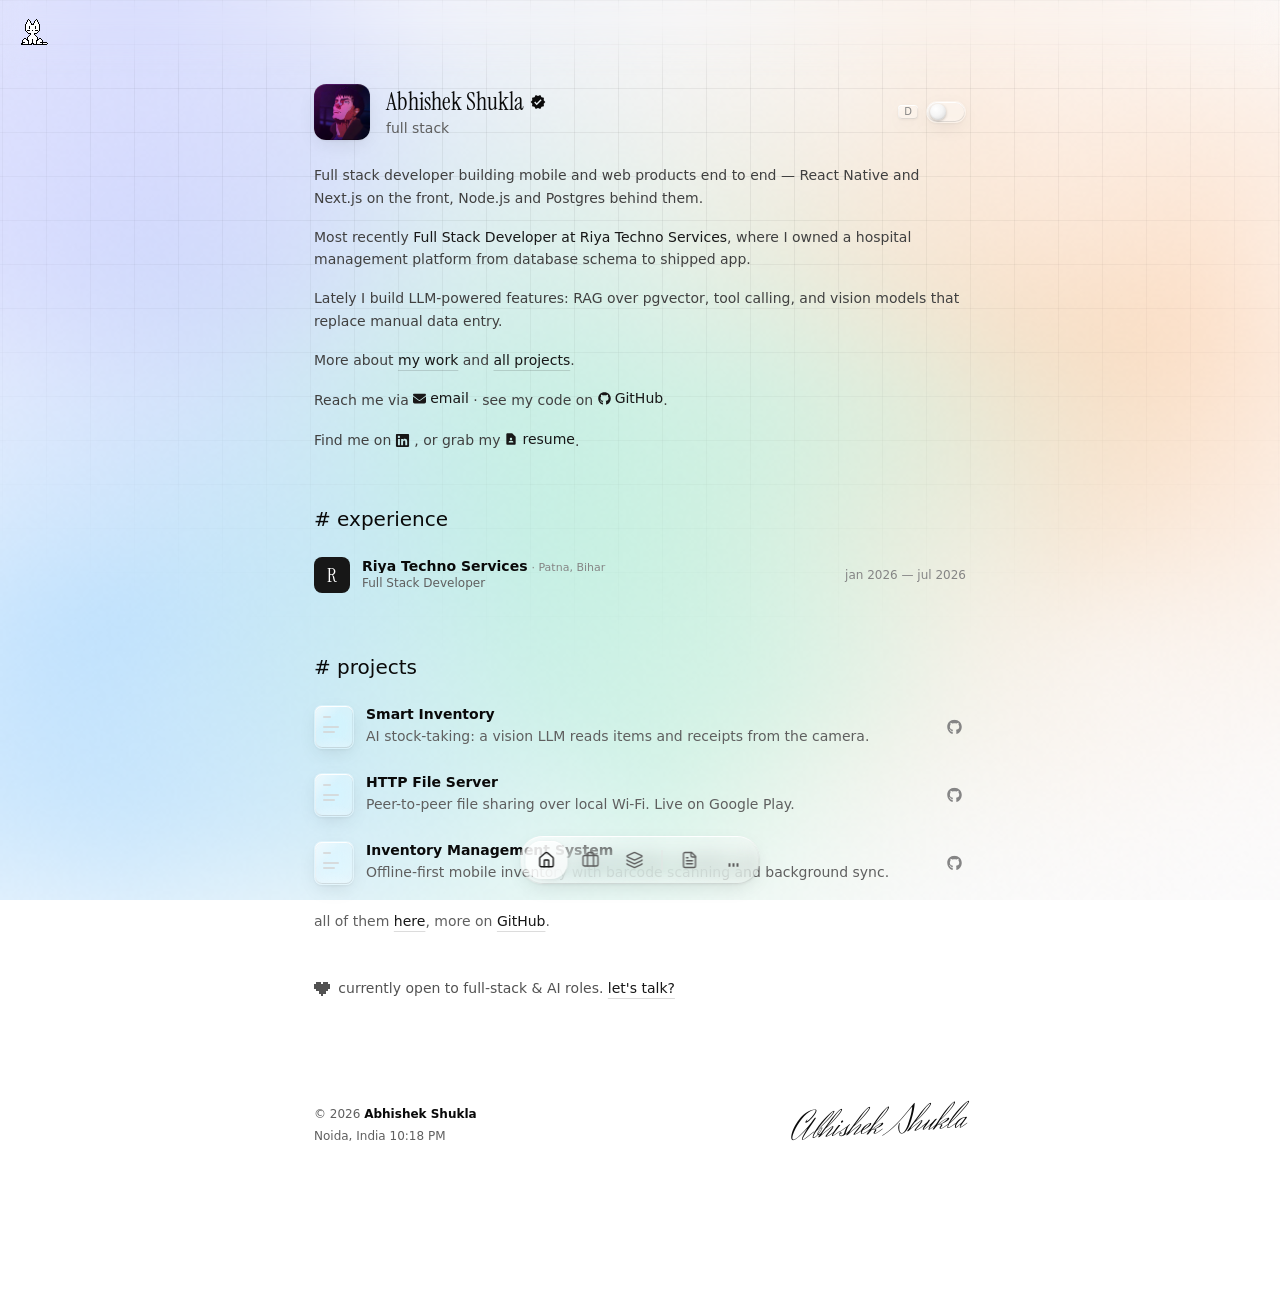
<file: index.html>
<!DOCTYPE html>
<html lang="en">
<head>
  <meta charset="utf-8">
  <meta name="viewport" content="width=device-width, initial-scale=1, viewport-fit=cover">
  <meta name="theme-color" content="#fbfbfc">
  <title>Abhishek Shukla — Full Stack Developer</title>
  <meta name="description" content="Abhishek Shukla is a full stack developer in Noida, India, building mobile and web products end to end with React Native, Next.js, Node.js and GenAI.">
  <meta name="author" content="Abhishek Shukla">
  <meta name="robots" content="index, follow">
  <link rel="canonical" href="https://abhishek-shukla.vercel.app/">

  <!-- social previews (LinkedIn, WhatsApp, Slack, X, Discord…) -->
  <meta property="og:type" content="profile">
  <meta property="og:site_name" content="Abhishek Shukla">
  <meta property="og:locale" content="en_IN">
  <meta property="og:url" content="https://abhishek-shukla.vercel.app/">
  <meta property="og:title" content="Abhishek Shukla — Full Stack Developer">
  <meta property="og:description" content="Abhishek Shukla is a full stack developer in Noida, India, building mobile and web products end to end with React Native, Next.js, Node.js and GenAI.">
  <meta property="og:image" content="https://abhishek-shukla.vercel.app/assets/og.png">
  <meta property="og:image:width" content="1200">
  <meta property="og:image:height" content="630">
  <meta property="og:image:type" content="image/png">
  <meta property="og:image:alt" content="Abhishek Shukla — full stack developer">
  <meta name="twitter:card" content="summary_large_image">
  <meta name="twitter:title" content="Abhishek Shukla — Full Stack Developer">
  <meta name="twitter:description" content="Abhishek Shukla is a full stack developer in Noida, India, building mobile and web products end to end with React Native, Next.js, Node.js and GenAI.">
  <meta name="twitter:image" content="https://abhishek-shukla.vercel.app/assets/og.png">
  <meta name="twitter:image:alt" content="Abhishek Shukla — full stack developer">
  <meta property="profile:first_name" content="Abhishek">
  <meta property="profile:last_name" content="Shukla">
  <script type="application/ld+json">
{
  "@context": "https://schema.org",
  "@type": "Person",
  "name": "Abhishek Shukla",
  "url": "https://abhishek-shukla.vercel.app/",
  "image": "https://abhishek-shukla.vercel.app/assets/avatar.png",
  "jobTitle": "Full Stack Developer",
  "description": "Full stack developer working in React Native, Node.js and GenAI.",
  "address": {
    "@type": "PostalAddress",
    "addressLocality": "Noida",
    "addressCountry": "IN"
  },
  "alumniOf": [
    {
      "@type": "CollegeOrUniversity",
      "name": "Galgotias University"
    },
    {
      "@type": "CollegeOrUniversity",
      "name": "L.S. College"
    }
  ],
  "knowsAbout": [
    "React Native",
    "Expo",
    "TypeScript",
    "Next.js",
    "Node.js",
    "Express",
    "PostgreSQL",
    "MongoDB",
    "pgvector",
    "Generative AI"
  ],
  "sameAs": [
    "https://github.com/shukla007",
    "https://www.linkedin.com/in/abhishekshukla007/"
  ]
}
  </script>

  <!-- set the theme before first paint so dark mode never flashes white -->
  <script>try{if(localStorage.getItem('theme')==='dark')document.documentElement.classList.add('dark')}catch(e){}</script>

  <link rel="preconnect" href="https://fonts.googleapis.com">
  <link rel="preconnect" href="https://fonts.gstatic.com" crossorigin>
  <link href="https://fonts.googleapis.com/css2?family=Google+Sans+Flex:opsz,wght@8..144,1..1000&family=Instrument+Serif&family=Herr+Von+Muellerhoff&display=swap" rel="stylesheet">
  <link rel="icon" href="favicon.ico" sizes="32x32">
  <link rel="icon" href="assets/favicon.svg" type="image/svg+xml">
  <link rel="apple-touch-icon" href="assets/apple-touch-icon.png">
  <link rel="manifest" href="site.webmanifest">
  <link rel="stylesheet" href="css/styles.css">
</head>
<body>
  <a href="#main" class="sr-only skip-link">skip to content</a>
  <!-- animated background the glass blurs and bends (js/shader.js) -->
  <canvas class="bg-shader" id="bg-shader" aria-hidden="true"></canvas>
  <div class="bg-grid" aria-hidden="true"></div>
  <div class="top-blur" aria-hidden="true"></div>

  <div class="page">
    <main id="main">

      <!-- ---------------- intro ---------------- -->
      <section class="wrap sec-intro">
        <div class="profile">
          <div class="avatar" data-avatar></div>
          <div>
            <h1 class="name"><span data-field="profile.name">Abhishek Shukla</span><span data-verified></span></h1>
            <p class="role-line" data-field="profile.role"></p>
          </div>
          <div class="theme-ctl">
            <kbd class="glass" title="press D">D</kbd>
            <button type="button" class="switch glass" data-glass data-glass-bezel="6" data-glass-scale="10" role="switch" aria-checked="false"
                    aria-label="Toggle theme" data-theme-toggle><span class="knob"></span></button>
          </div>
        </div>
        <div class="prose" data-intro></div>
      </section>

      <!-- ---------------- experience ---------------- -->
      <section class="wrap sec-exp" aria-labelledby="exp-heading">
        <h2 id="exp-heading" class="h2"># experience</h2>
        <div class="exp-list hl-list" data-hl-pad="8" data-render="experience-compact"></div>
      </section>

      <!-- ---------------- projects ---------------- -->
      <section class="wrap sec-projects" aria-labelledby="projects-heading">
        <h2 id="projects-heading" class="h2"># projects</h2>
        <ul class="proj-list hl-list" data-render="featured-projects"></ul>
        <p class="after-list">all of them <a class="link" href="projects.html">here</a>,
          more on <a class="link" data-social="github" href="https://github.com/shukla007" target="_blank" rel="noopener noreferrer">GitHub</a>.</p>
      </section>

      <!-- ---------------- note ---------------- -->
      <section class="wrap sec-note">
        <a class="note" data-note data-social="email" href="mailto:shuklaabhishekkumar007@gmail.com"></a>
      </section>

      <!-- ---------------- footer ---------------- -->
      <div class="wrap sec-footer">
        <footer class="footer">
          <div class="footer-row">
            <div class="footer-meta">
              <p data-visitors>&copy; <span data-year>2026</span> <span class="fg" data-field="profile.name">Abhishek Shukla</span></p>
              <p><span data-field="profile.location">Noida, India</span> <span data-clock></span></p>
            </div>
            <span class="signature" aria-hidden="true" data-field="profile.name">Abhishek Shukla</span>
          </div>
        </footer>
      </div>

    </main>
  </div>

  <!-- Floating liquid-glass dock: navigation, résumé and the music toggle. -->
  <nav class="dock glass" data-glass data-glass-bezel="14" data-glass-scale="30" data-glass-blur="10" aria-label="Site">
    <a class="dock-item" data-page="index.html" href="index.html" aria-label="home" title="home"><svg viewBox="0 0 24 24" fill="none" stroke="currentColor" stroke-width="1.8" stroke-linecap="round" stroke-linejoin="round" aria-hidden="true"><path d="M15 21v-8a1 1 0 0 0-1-1h-4a1 1 0 0 0-1 1v8"/><path d="M3 10a2 2 0 0 1 .709-1.528l7-5.999a2 2 0 0 1 2.582 0l7 5.999A2 2 0 0 1 21 10v9a2 2 0 0 1-2 2H5a2 2 0 0 1-2-2z"/></svg></a>
    <a class="dock-item" data-page="work.html" href="work.html" aria-label="work" title="work"><svg viewBox="0 0 24 24" fill="none" stroke="currentColor" stroke-width="1.8" stroke-linecap="round" stroke-linejoin="round" aria-hidden="true"><path d="M16 20V4a2 2 0 0 0-2-2h-4a2 2 0 0 0-2 2v16"/><rect width="20" height="14" x="2" y="6" rx="2"/></svg></a>
    <a class="dock-item" data-page="projects.html" href="projects.html" aria-label="projects" title="projects"><svg viewBox="0 0 24 24" fill="none" stroke="currentColor" stroke-width="1.8" stroke-linecap="round" stroke-linejoin="round" aria-hidden="true"><path d="M12.83 2.18a2 2 0 0 0-1.66 0L2.6 6.08a1 1 0 0 0 0 1.83l8.58 3.91a2 2 0 0 0 1.66 0l8.58-3.9a1 1 0 0 0 0-1.83z"/><path d="M2 12a1 1 0 0 0 .58.91l8.6 3.91a2 2 0 0 0 1.65 0l8.58-3.9A1 1 0 0 0 22 12"/><path d="M2 17a1 1 0 0 0 .58.91l8.6 3.91a2 2 0 0 0 1.65 0l8.58-3.9A1 1 0 0 0 22 17"/></svg></a>
    <a class="dock-item" data-page="writing.html" href="writing.html" aria-label="writing" title="writing"><svg viewBox="0 0 24 24" fill="none" stroke="currentColor" stroke-width="1.8" stroke-linecap="round" stroke-linejoin="round" aria-hidden="true"><path d="M12 20h9"/><path d="M16.376 3.622a1 1 0 0 1 3.002 3.002L7.368 18.635a2 2 0 0 1-.855.506l-2.872.838a.5.5 0 0 1-.62-.62l.838-2.872a2 2 0 0 1 .506-.854z"/></svg></a>
    <span class="dock-sep" aria-hidden="true"></span>
    <a class="dock-item" data-href="profile.resume" href="assets/Abhishek_Resume-up.pdf" target="_blank" rel="noopener noreferrer" aria-label="resume (PDF)" title="resume"><svg viewBox="0 0 24 24" fill="none" stroke="currentColor" stroke-width="1.8" stroke-linecap="round" stroke-linejoin="round" aria-hidden="true"><path d="M15 2H6a2 2 0 0 0-2 2v16a2 2 0 0 0 2 2h12a2 2 0 0 0 2-2V7Z"/><path d="M14 2v4a2 2 0 0 0 2 2h4"/><path d="M16 13H8"/><path d="M16 17H8"/><path d="M10 9H8"/></svg></a>
    <!-- Looping background music. The src comes from SITE.audio in js/data.js;
         the button stays hidden until JS confirms there's a track to play. -->
    <button id="bgm-toggle" class="dock-item" type="button" hidden aria-pressed="false" aria-label="Play background music">
      <span class="eq" aria-hidden="true"><i></i><i></i><i></i></span>
    </button>
  </nav>
  <audio id="bgm" loop preload="none"></audio>

  <div id="toast" class="toast glass" role="status" aria-live="polite"></div>

  <script src="js/data.js"></script>
  <script src="js/main.js"></script>
  <script src="js/glass.js"></script>
  <script src="js/shader.js"></script>

  <!-- oneko.js — the cat that chases the cursor. Only loaded where there is a
       cursor to chase (no point animating it on phones). Delete to remove it. -->
  <script>
    if (matchMedia('(pointer: fine)').matches) {
      var s = document.createElement('script');
      s.src = 'js/oneko.js';
      s.dataset.cat = 'assets/oneko.gif';
      document.body.append(s);
    }
  </script>
</body>
</html>
</file>
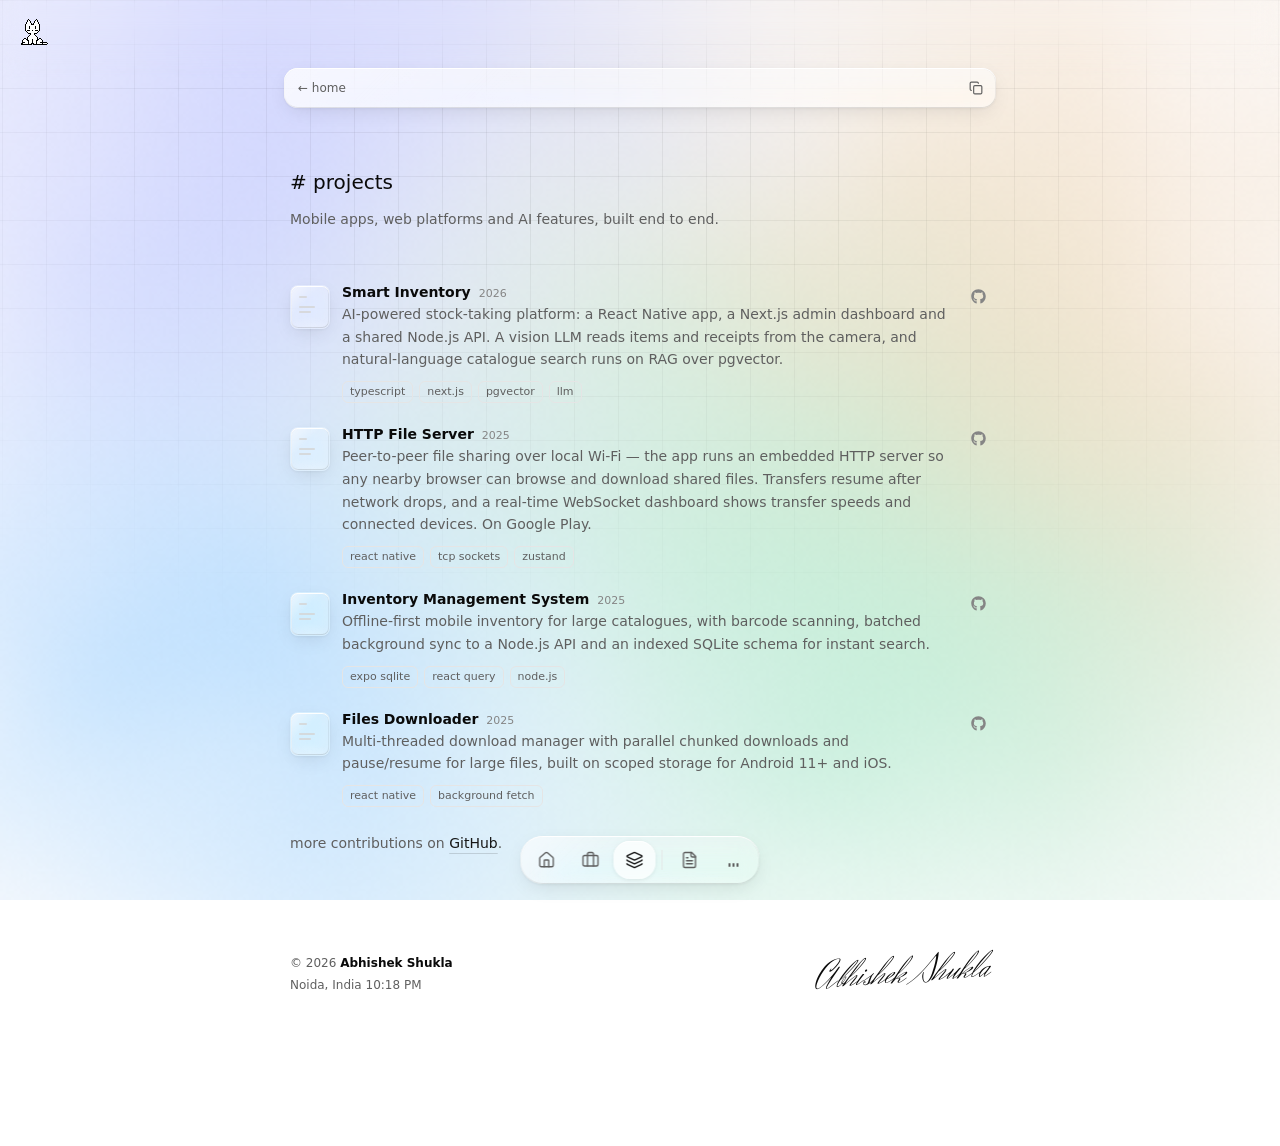
<file: projects.html>
<!DOCTYPE html>
<html lang="en">
<head>
  <meta charset="utf-8">
  <meta name="viewport" content="width=device-width, initial-scale=1, viewport-fit=cover">
  <meta name="theme-color" content="#fbfbfc">
  <title>projects — Abhishek Shukla</title>
  <meta name="description" content="Things Abhishek Shukla has built: mobile apps, web platforms and AI features, end to end.">
  <meta name="author" content="Abhishek Shukla">
  <meta name="robots" content="index, follow">
  <link rel="canonical" href="https://abhishek-shukla.vercel.app/projects.html">

  <!-- social previews (LinkedIn, WhatsApp, Slack, X, Discord…) -->
  <meta property="og:type" content="website">
  <meta property="og:site_name" content="Abhishek Shukla">
  <meta property="og:locale" content="en_IN">
  <meta property="og:url" content="https://abhishek-shukla.vercel.app/projects.html">
  <meta property="og:title" content="projects — Abhishek Shukla">
  <meta property="og:description" content="Things Abhishek Shukla has built: mobile apps, web platforms and AI features, end to end.">
  <meta property="og:image" content="https://abhishek-shukla.vercel.app/assets/og.png">
  <meta property="og:image:width" content="1200">
  <meta property="og:image:height" content="630">
  <meta property="og:image:type" content="image/png">
  <meta property="og:image:alt" content="Abhishek Shukla — full stack developer">
  <meta name="twitter:card" content="summary_large_image">
  <meta name="twitter:title" content="projects — Abhishek Shukla">
  <meta name="twitter:description" content="Things Abhishek Shukla has built: mobile apps, web platforms and AI features, end to end.">
  <meta name="twitter:image" content="https://abhishek-shukla.vercel.app/assets/og.png">
  <meta name="twitter:image:alt" content="Abhishek Shukla — full stack developer">

  <!-- set the theme before first paint so dark mode never flashes white -->
  <script>try{if(localStorage.getItem('theme')==='dark')document.documentElement.classList.add('dark')}catch(e){}</script>

  <link rel="preconnect" href="https://fonts.googleapis.com">
  <link rel="preconnect" href="https://fonts.gstatic.com" crossorigin>
  <link href="https://fonts.googleapis.com/css2?family=Google+Sans+Flex:opsz,wght@8..144,1..1000&family=Instrument+Serif&family=Herr+Von+Muellerhoff&display=swap" rel="stylesheet">
  <link rel="icon" href="favicon.ico" sizes="32x32">
  <link rel="icon" href="assets/favicon.svg" type="image/svg+xml">
  <link rel="apple-touch-icon" href="assets/apple-touch-icon.png">
  <link rel="manifest" href="site.webmanifest">
  <link rel="stylesheet" href="css/styles.css">
</head>
<body>
  <a href="#main" class="sr-only skip-link">skip to content</a>
  <!-- animated background the glass blurs and bends (js/shader.js) -->
  <canvas class="bg-shader" id="bg-shader" aria-hidden="true"></canvas>
  <div class="bg-grid" aria-hidden="true"></div>
  <div class="top-blur" aria-hidden="true"></div>

  <div class="page subpage">
    <main id="main">

      <!-- ---------------- back bar ---------------- -->
      <div class="wrap subnav">
        <div class="subnav-row glass" data-glass data-glass-bezel="10" data-glass-scale="22" data-glass-blur="6">
          <a class="back" href="index.html">&larr; home</a>
          <button type="button" class="icon-btn" data-copy-url aria-label="Copy page URL" title="copy url">
            <svg width="14" height="14" viewBox="0 0 24 24" fill="none" stroke="currentColor" stroke-width="2" stroke-linecap="round" stroke-linejoin="round" aria-hidden="true"><rect width="14" height="14" x="8" y="8" rx="2" ry="2"/><path d="M4 16c-1.1 0-2-.9-2-2V4c0-1.1.9-2 2-2h10c1.1 0 2 .9 2 2"/></svg>
          </button>
        </div>
      </div>

      <header class="wrap page-head">
        <h1 class="h2"># projects</h1>
        <p class="lede">Mobile apps, web platforms and AI features, built end to end.</p>
      </header>

      <section class="wrap sub-sec sub-sec--tight" aria-label="all projects">
        <ul class="proj-list proj-list--full hl-list" data-render="all-projects"></ul>
        <p class="after-list">more contributions on <a class="link" data-social="github" href="https://github.com/shukla007" target="_blank" rel="noopener noreferrer">GitHub</a>.</p>
      </section>

      <!-- ---------------- footer ---------------- -->
      <div class="wrap sec-footer">
        <footer class="footer">
          <div class="footer-row">
            <div class="footer-meta">
              <p data-visitors>&copy; <span data-year>2026</span> <span class="fg" data-field="profile.name">Abhishek Shukla</span></p>
              <p><span data-field="profile.location">Noida, India</span> <span data-clock></span></p>
            </div>
            <span class="signature" aria-hidden="true" data-field="profile.name">Abhishek Shukla</span>
          </div>
        </footer>
      </div>

    </main>
  </div>

  <!-- Floating liquid-glass dock: navigation, résumé and the music toggle. -->
  <nav class="dock glass" data-glass data-glass-bezel="14" data-glass-scale="30" data-glass-blur="10" aria-label="Site">
    <a class="dock-item" data-page="index.html" href="index.html" aria-label="home" title="home"><svg viewBox="0 0 24 24" fill="none" stroke="currentColor" stroke-width="1.8" stroke-linecap="round" stroke-linejoin="round" aria-hidden="true"><path d="M15 21v-8a1 1 0 0 0-1-1h-4a1 1 0 0 0-1 1v8"/><path d="M3 10a2 2 0 0 1 .709-1.528l7-5.999a2 2 0 0 1 2.582 0l7 5.999A2 2 0 0 1 21 10v9a2 2 0 0 1-2 2H5a2 2 0 0 1-2-2z"/></svg></a>
    <a class="dock-item" data-page="work.html" href="work.html" aria-label="work" title="work"><svg viewBox="0 0 24 24" fill="none" stroke="currentColor" stroke-width="1.8" stroke-linecap="round" stroke-linejoin="round" aria-hidden="true"><path d="M16 20V4a2 2 0 0 0-2-2h-4a2 2 0 0 0-2 2v16"/><rect width="20" height="14" x="2" y="6" rx="2"/></svg></a>
    <a class="dock-item" data-page="projects.html" href="projects.html" aria-label="projects" title="projects"><svg viewBox="0 0 24 24" fill="none" stroke="currentColor" stroke-width="1.8" stroke-linecap="round" stroke-linejoin="round" aria-hidden="true"><path d="M12.83 2.18a2 2 0 0 0-1.66 0L2.6 6.08a1 1 0 0 0 0 1.83l8.58 3.91a2 2 0 0 0 1.66 0l8.58-3.9a1 1 0 0 0 0-1.83z"/><path d="M2 12a1 1 0 0 0 .58.91l8.6 3.91a2 2 0 0 0 1.65 0l8.58-3.9A1 1 0 0 0 22 12"/><path d="M2 17a1 1 0 0 0 .58.91l8.6 3.91a2 2 0 0 0 1.65 0l8.58-3.9A1 1 0 0 0 22 17"/></svg></a>
    <a class="dock-item" data-page="writing.html" href="writing.html" aria-label="writing" title="writing"><svg viewBox="0 0 24 24" fill="none" stroke="currentColor" stroke-width="1.8" stroke-linecap="round" stroke-linejoin="round" aria-hidden="true"><path d="M12 20h9"/><path d="M16.376 3.622a1 1 0 0 1 3.002 3.002L7.368 18.635a2 2 0 0 1-.855.506l-2.872.838a.5.5 0 0 1-.62-.62l.838-2.872a2 2 0 0 1 .506-.854z"/></svg></a>
    <span class="dock-sep" aria-hidden="true"></span>
    <a class="dock-item" data-href="profile.resume" href="assets/Abhishek_Resume-up.pdf" target="_blank" rel="noopener noreferrer" aria-label="resume (PDF)" title="resume"><svg viewBox="0 0 24 24" fill="none" stroke="currentColor" stroke-width="1.8" stroke-linecap="round" stroke-linejoin="round" aria-hidden="true"><path d="M15 2H6a2 2 0 0 0-2 2v16a2 2 0 0 0 2 2h12a2 2 0 0 0 2-2V7Z"/><path d="M14 2v4a2 2 0 0 0 2 2h4"/><path d="M16 13H8"/><path d="M16 17H8"/><path d="M10 9H8"/></svg></a>
    <!-- Looping background music. The src comes from SITE.audio in js/data.js;
         the button stays hidden until JS confirms there's a track to play. -->
    <button id="bgm-toggle" class="dock-item" type="button" hidden aria-pressed="false" aria-label="Play background music">
      <span class="eq" aria-hidden="true"><i></i><i></i><i></i></span>
    </button>
  </nav>
  <audio id="bgm" loop preload="none"></audio>

  <div id="toast" class="toast glass" role="status" aria-live="polite"></div>

  <script src="js/data.js"></script>
  <script src="js/main.js"></script>
  <script src="js/glass.js"></script>
  <script src="js/shader.js"></script>

  <!-- oneko.js — the cat that chases the cursor. Only loaded where there is a
       cursor to chase (no point animating it on phones). Delete to remove it. -->
  <script>
    if (matchMedia('(pointer: fine)').matches) {
      var s = document.createElement('script');
      s.src = 'js/oneko.js';
      s.dataset.cat = 'assets/oneko.gif';
      document.body.append(s);
    }
  </script>
</body>
</html>
</file>
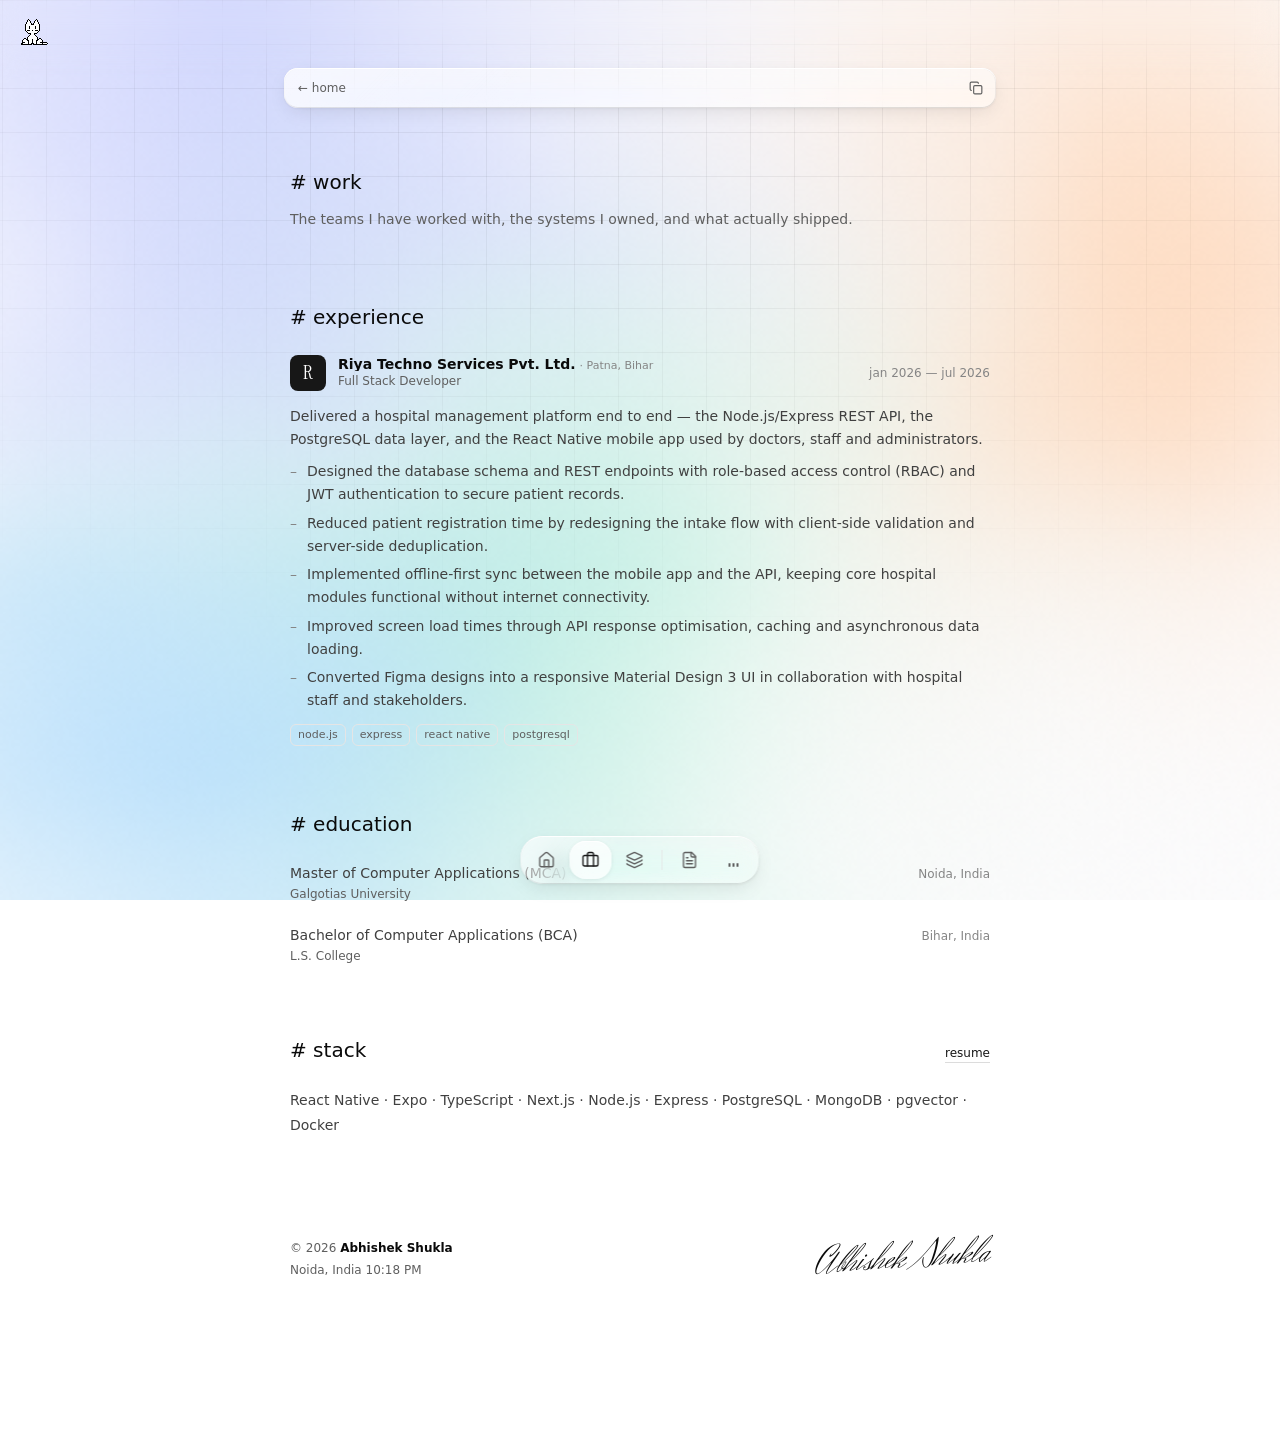
<file: work.html>
<!DOCTYPE html>
<html lang="en">
<head>
  <meta charset="utf-8">
  <meta name="viewport" content="width=device-width, initial-scale=1, viewport-fit=cover">
  <meta name="theme-color" content="#fbfbfc">
  <title>work — Abhishek Shukla</title>
  <meta name="description" content="Work history, education and the tools Abhishek Shukla builds with: React Native, Node.js, PostgreSQL and GenAI.">
  <meta name="author" content="Abhishek Shukla">
  <meta name="robots" content="index, follow">
  <link rel="canonical" href="https://abhishek-shukla.vercel.app/work.html">

  <!-- social previews (LinkedIn, WhatsApp, Slack, X, Discord…) -->
  <meta property="og:type" content="website">
  <meta property="og:site_name" content="Abhishek Shukla">
  <meta property="og:locale" content="en_IN">
  <meta property="og:url" content="https://abhishek-shukla.vercel.app/work.html">
  <meta property="og:title" content="work — Abhishek Shukla">
  <meta property="og:description" content="Work history, education and the tools Abhishek Shukla builds with: React Native, Node.js, PostgreSQL and GenAI.">
  <meta property="og:image" content="https://abhishek-shukla.vercel.app/assets/og.png">
  <meta property="og:image:width" content="1200">
  <meta property="og:image:height" content="630">
  <meta property="og:image:type" content="image/png">
  <meta property="og:image:alt" content="Abhishek Shukla — full stack developer">
  <meta name="twitter:card" content="summary_large_image">
  <meta name="twitter:title" content="work — Abhishek Shukla">
  <meta name="twitter:description" content="Work history, education and the tools Abhishek Shukla builds with: React Native, Node.js, PostgreSQL and GenAI.">
  <meta name="twitter:image" content="https://abhishek-shukla.vercel.app/assets/og.png">
  <meta name="twitter:image:alt" content="Abhishek Shukla — full stack developer">

  <!-- set the theme before first paint so dark mode never flashes white -->
  <script>try{if(localStorage.getItem('theme')==='dark')document.documentElement.classList.add('dark')}catch(e){}</script>

  <link rel="preconnect" href="https://fonts.googleapis.com">
  <link rel="preconnect" href="https://fonts.gstatic.com" crossorigin>
  <link href="https://fonts.googleapis.com/css2?family=Google+Sans+Flex:opsz,wght@8..144,1..1000&family=Instrument+Serif&family=Herr+Von+Muellerhoff&display=swap" rel="stylesheet">
  <link rel="icon" href="favicon.ico" sizes="32x32">
  <link rel="icon" href="assets/favicon.svg" type="image/svg+xml">
  <link rel="apple-touch-icon" href="assets/apple-touch-icon.png">
  <link rel="manifest" href="site.webmanifest">
  <link rel="stylesheet" href="css/styles.css">
</head>
<body>
  <a href="#main" class="sr-only skip-link">skip to content</a>
  <!-- animated background the glass blurs and bends (js/shader.js) -->
  <canvas class="bg-shader" id="bg-shader" aria-hidden="true"></canvas>
  <div class="bg-grid" aria-hidden="true"></div>
  <div class="top-blur" aria-hidden="true"></div>

  <div class="page subpage">
    <main id="main">

      <!-- ---------------- back bar ---------------- -->
      <div class="wrap subnav">
        <div class="subnav-row glass" data-glass data-glass-bezel="10" data-glass-scale="22" data-glass-blur="6">
          <a class="back" href="index.html">&larr; home</a>
          <button type="button" class="icon-btn" data-copy-url aria-label="Copy page URL" title="copy url">
            <svg width="14" height="14" viewBox="0 0 24 24" fill="none" stroke="currentColor" stroke-width="2" stroke-linecap="round" stroke-linejoin="round" aria-hidden="true"><rect width="14" height="14" x="8" y="8" rx="2" ry="2"/><path d="M4 16c-1.1 0-2-.9-2-2V4c0-1.1.9-2 2-2h10c1.1 0 2 .9 2 2"/></svg>
          </button>
        </div>
      </div>

      <header class="wrap page-head">
        <h1 class="h2"># work</h1>
        <p class="lede">The teams I have worked with, the systems I owned, and what actually shipped.</p>
      </header>

      <section class="wrap sub-sec" aria-labelledby="roles-heading">
        <h2 id="roles-heading" class="h2"># experience</h2>
        <div data-render="experience"></div>
      </section>

      <section class="wrap sub-sec" aria-labelledby="education-heading">
        <h2 id="education-heading" class="h2"># education</h2>
        <div class="rows" data-render="education"></div>
      </section>

      <section class="wrap sub-sec" aria-labelledby="stack-heading">
        <div class="h2-row">
          <h2 id="stack-heading" class="h2"># stack</h2>
          <a class="link aside-link" data-href="profile.resume" href="assets/Abhishek_Resume-up.pdf" target="_blank" rel="noopener noreferrer">resume</a>
        </div>
        <p class="stack-line" data-stack></p>
      </section>

      <!-- ---------------- footer ---------------- -->
      <div class="wrap sec-footer">
        <footer class="footer">
          <div class="footer-row">
            <div class="footer-meta">
              <p data-visitors>&copy; <span data-year>2026</span> <span class="fg" data-field="profile.name">Abhishek Shukla</span></p>
              <p><span data-field="profile.location">Noida, India</span> <span data-clock></span></p>
            </div>
            <span class="signature" aria-hidden="true" data-field="profile.name">Abhishek Shukla</span>
          </div>
        </footer>
      </div>

    </main>
  </div>

  <!-- Floating liquid-glass dock: navigation, résumé and the music toggle. -->
  <nav class="dock glass" data-glass data-glass-bezel="14" data-glass-scale="30" data-glass-blur="10" aria-label="Site">
    <a class="dock-item" data-page="index.html" href="index.html" aria-label="home" title="home"><svg viewBox="0 0 24 24" fill="none" stroke="currentColor" stroke-width="1.8" stroke-linecap="round" stroke-linejoin="round" aria-hidden="true"><path d="M15 21v-8a1 1 0 0 0-1-1h-4a1 1 0 0 0-1 1v8"/><path d="M3 10a2 2 0 0 1 .709-1.528l7-5.999a2 2 0 0 1 2.582 0l7 5.999A2 2 0 0 1 21 10v9a2 2 0 0 1-2 2H5a2 2 0 0 1-2-2z"/></svg></a>
    <a class="dock-item" data-page="work.html" href="work.html" aria-label="work" title="work"><svg viewBox="0 0 24 24" fill="none" stroke="currentColor" stroke-width="1.8" stroke-linecap="round" stroke-linejoin="round" aria-hidden="true"><path d="M16 20V4a2 2 0 0 0-2-2h-4a2 2 0 0 0-2 2v16"/><rect width="20" height="14" x="2" y="6" rx="2"/></svg></a>
    <a class="dock-item" data-page="projects.html" href="projects.html" aria-label="projects" title="projects"><svg viewBox="0 0 24 24" fill="none" stroke="currentColor" stroke-width="1.8" stroke-linecap="round" stroke-linejoin="round" aria-hidden="true"><path d="M12.83 2.18a2 2 0 0 0-1.66 0L2.6 6.08a1 1 0 0 0 0 1.83l8.58 3.91a2 2 0 0 0 1.66 0l8.58-3.9a1 1 0 0 0 0-1.83z"/><path d="M2 12a1 1 0 0 0 .58.91l8.6 3.91a2 2 0 0 0 1.65 0l8.58-3.9A1 1 0 0 0 22 12"/><path d="M2 17a1 1 0 0 0 .58.91l8.6 3.91a2 2 0 0 0 1.65 0l8.58-3.9A1 1 0 0 0 22 17"/></svg></a>
    <a class="dock-item" data-page="writing.html" href="writing.html" aria-label="writing" title="writing"><svg viewBox="0 0 24 24" fill="none" stroke="currentColor" stroke-width="1.8" stroke-linecap="round" stroke-linejoin="round" aria-hidden="true"><path d="M12 20h9"/><path d="M16.376 3.622a1 1 0 0 1 3.002 3.002L7.368 18.635a2 2 0 0 1-.855.506l-2.872.838a.5.5 0 0 1-.62-.62l.838-2.872a2 2 0 0 1 .506-.854z"/></svg></a>
    <span class="dock-sep" aria-hidden="true"></span>
    <a class="dock-item" data-href="profile.resume" href="assets/Abhishek_Resume-up.pdf" target="_blank" rel="noopener noreferrer" aria-label="resume (PDF)" title="resume"><svg viewBox="0 0 24 24" fill="none" stroke="currentColor" stroke-width="1.8" stroke-linecap="round" stroke-linejoin="round" aria-hidden="true"><path d="M15 2H6a2 2 0 0 0-2 2v16a2 2 0 0 0 2 2h12a2 2 0 0 0 2-2V7Z"/><path d="M14 2v4a2 2 0 0 0 2 2h4"/><path d="M16 13H8"/><path d="M16 17H8"/><path d="M10 9H8"/></svg></a>
    <!-- Looping background music. The src comes from SITE.audio in js/data.js;
         the button stays hidden until JS confirms there's a track to play. -->
    <button id="bgm-toggle" class="dock-item" type="button" hidden aria-pressed="false" aria-label="Play background music">
      <span class="eq" aria-hidden="true"><i></i><i></i><i></i></span>
    </button>
  </nav>
  <audio id="bgm" loop preload="none"></audio>

  <div id="toast" class="toast glass" role="status" aria-live="polite"></div>

  <script src="js/data.js"></script>
  <script src="js/main.js"></script>
  <script src="js/glass.js"></script>
  <script src="js/shader.js"></script>

  <!-- oneko.js — the cat that chases the cursor. Only loaded where there is a
       cursor to chase (no point animating it on phones). Delete to remove it. -->
  <script>
    if (matchMedia('(pointer: fine)').matches) {
      var s = document.createElement('script');
      s.src = 'js/oneko.js';
      s.dataset.cat = 'assets/oneko.gif';
      document.body.append(s);
    }
  </script>
</body>
</html>
</file>
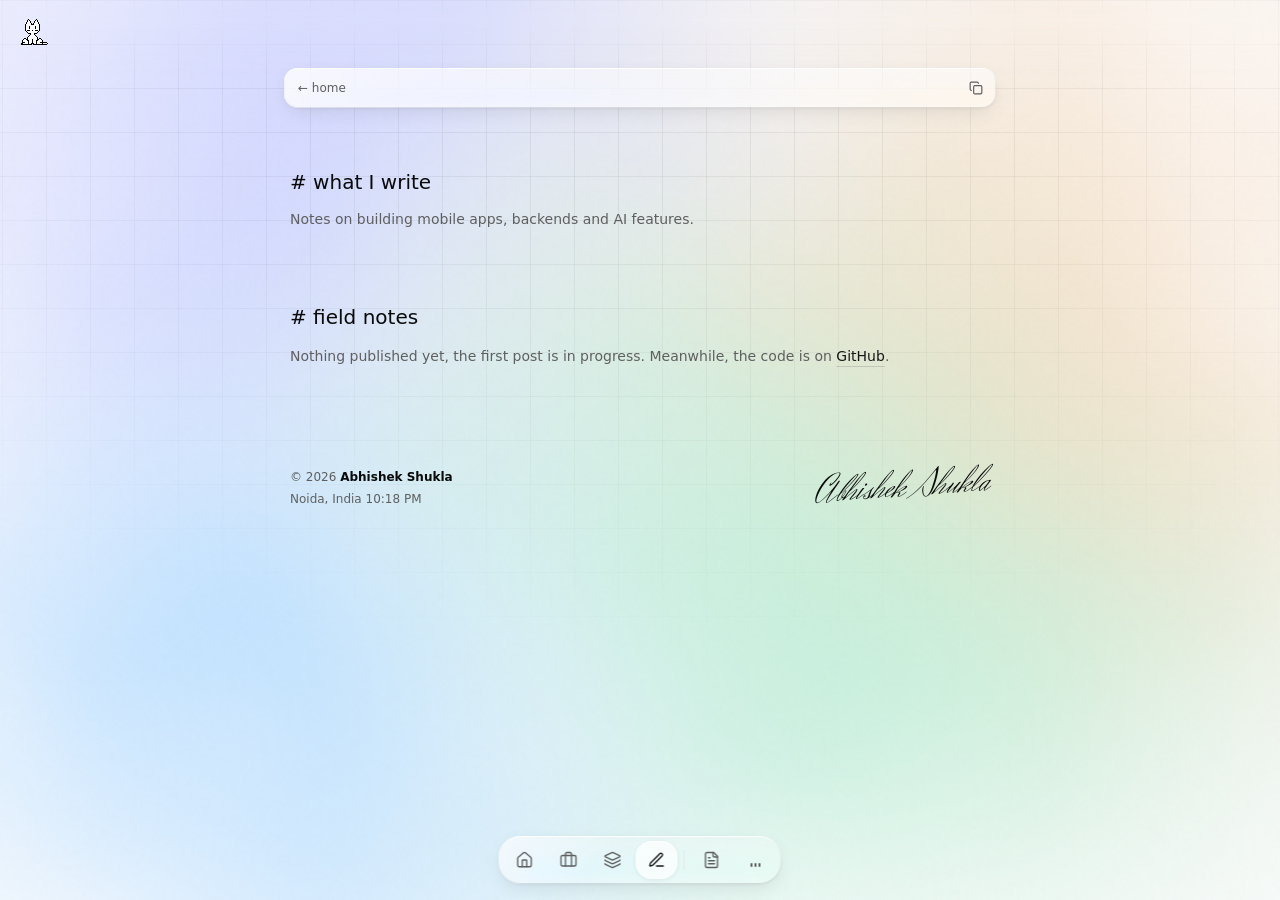
<file: writing.html>
<!DOCTYPE html>
<html lang="en">
<head>
  <meta charset="utf-8">
  <meta name="viewport" content="width=device-width, initial-scale=1, viewport-fit=cover">
  <meta name="theme-color" content="#fbfbfc">
  <title>writing — Abhishek Shukla</title>
  <meta name="description" content="Notes by Abhishek Shukla on building mobile apps, backends and AI features.">
  <meta name="author" content="Abhishek Shukla">
  <meta name="robots" content="index, follow">
  <link rel="canonical" href="https://abhishek-shukla.vercel.app/writing.html">

  <!-- social previews (LinkedIn, WhatsApp, Slack, X, Discord…) -->
  <meta property="og:type" content="website">
  <meta property="og:site_name" content="Abhishek Shukla">
  <meta property="og:locale" content="en_IN">
  <meta property="og:url" content="https://abhishek-shukla.vercel.app/writing.html">
  <meta property="og:title" content="writing — Abhishek Shukla">
  <meta property="og:description" content="Notes by Abhishek Shukla on building mobile apps, backends and AI features.">
  <meta property="og:image" content="https://abhishek-shukla.vercel.app/assets/og.png">
  <meta property="og:image:width" content="1200">
  <meta property="og:image:height" content="630">
  <meta property="og:image:type" content="image/png">
  <meta property="og:image:alt" content="Abhishek Shukla — full stack developer">
  <meta name="twitter:card" content="summary_large_image">
  <meta name="twitter:title" content="writing — Abhishek Shukla">
  <meta name="twitter:description" content="Notes by Abhishek Shukla on building mobile apps, backends and AI features.">
  <meta name="twitter:image" content="https://abhishek-shukla.vercel.app/assets/og.png">
  <meta name="twitter:image:alt" content="Abhishek Shukla — full stack developer">

  <!-- set the theme before first paint so dark mode never flashes white -->
  <script>try{if(localStorage.getItem('theme')==='dark')document.documentElement.classList.add('dark')}catch(e){}</script>

  <link rel="preconnect" href="https://fonts.googleapis.com">
  <link rel="preconnect" href="https://fonts.gstatic.com" crossorigin>
  <link href="https://fonts.googleapis.com/css2?family=Google+Sans+Flex:opsz,wght@8..144,1..1000&family=Instrument+Serif&family=Herr+Von+Muellerhoff&display=swap" rel="stylesheet">
  <link rel="icon" href="favicon.ico" sizes="32x32">
  <link rel="icon" href="assets/favicon.svg" type="image/svg+xml">
  <link rel="apple-touch-icon" href="assets/apple-touch-icon.png">
  <link rel="manifest" href="site.webmanifest">
  <link rel="stylesheet" href="css/styles.css">
</head>
<body>
  <a href="#main" class="sr-only skip-link">skip to content</a>
  <!-- animated background the glass blurs and bends (js/shader.js) -->
  <canvas class="bg-shader" id="bg-shader" aria-hidden="true"></canvas>
  <div class="bg-grid" aria-hidden="true"></div>
  <div class="top-blur" aria-hidden="true"></div>

  <div class="page subpage">
    <main id="main">

      <!-- ---------------- back bar ---------------- -->
      <div class="wrap subnav">
        <div class="subnav-row glass" data-glass data-glass-bezel="10" data-glass-scale="22" data-glass-blur="6">
          <a class="back" href="index.html">&larr; home</a>
          <button type="button" class="icon-btn" data-copy-url aria-label="Copy page URL" title="copy url">
            <svg width="14" height="14" viewBox="0 0 24 24" fill="none" stroke="currentColor" stroke-width="2" stroke-linecap="round" stroke-linejoin="round" aria-hidden="true"><rect width="14" height="14" x="8" y="8" rx="2" ry="2"/><path d="M4 16c-1.1 0-2-.9-2-2V4c0-1.1.9-2 2-2h10c1.1 0 2 .9 2 2"/></svg>
          </button>
        </div>
      </div>

      <header class="wrap page-head">
        <h1 class="h2"># what I write</h1>
        <p class="lede">Notes on building mobile apps, backends and AI features.</p>
      </header>

      <section class="wrap sub-sec" aria-labelledby="notes-heading">
        <h2 id="notes-heading" class="h2"># field notes</h2>
        <div class="rows" data-render="all-writing"></div>
        <div data-render="writing-empty"></div>
      </section>

      <!-- ---------------- footer ---------------- -->
      <div class="wrap sec-footer">
        <footer class="footer">
          <div class="footer-row">
            <div class="footer-meta">
              <p data-visitors>&copy; <span data-year>2026</span> <span class="fg" data-field="profile.name">Abhishek Shukla</span></p>
              <p><span data-field="profile.location">Noida, India</span> <span data-clock></span></p>
            </div>
            <span class="signature" aria-hidden="true" data-field="profile.name">Abhishek Shukla</span>
          </div>
        </footer>
      </div>

    </main>
  </div>

  <!-- Floating liquid-glass dock: navigation, résumé and the music toggle. -->
  <nav class="dock glass" data-glass data-glass-bezel="14" data-glass-scale="30" data-glass-blur="10" aria-label="Site">
    <a class="dock-item" data-page="index.html" href="index.html" aria-label="home" title="home"><svg viewBox="0 0 24 24" fill="none" stroke="currentColor" stroke-width="1.8" stroke-linecap="round" stroke-linejoin="round" aria-hidden="true"><path d="M15 21v-8a1 1 0 0 0-1-1h-4a1 1 0 0 0-1 1v8"/><path d="M3 10a2 2 0 0 1 .709-1.528l7-5.999a2 2 0 0 1 2.582 0l7 5.999A2 2 0 0 1 21 10v9a2 2 0 0 1-2 2H5a2 2 0 0 1-2-2z"/></svg></a>
    <a class="dock-item" data-page="work.html" href="work.html" aria-label="work" title="work"><svg viewBox="0 0 24 24" fill="none" stroke="currentColor" stroke-width="1.8" stroke-linecap="round" stroke-linejoin="round" aria-hidden="true"><path d="M16 20V4a2 2 0 0 0-2-2h-4a2 2 0 0 0-2 2v16"/><rect width="20" height="14" x="2" y="6" rx="2"/></svg></a>
    <a class="dock-item" data-page="projects.html" href="projects.html" aria-label="projects" title="projects"><svg viewBox="0 0 24 24" fill="none" stroke="currentColor" stroke-width="1.8" stroke-linecap="round" stroke-linejoin="round" aria-hidden="true"><path d="M12.83 2.18a2 2 0 0 0-1.66 0L2.6 6.08a1 1 0 0 0 0 1.83l8.58 3.91a2 2 0 0 0 1.66 0l8.58-3.9a1 1 0 0 0 0-1.83z"/><path d="M2 12a1 1 0 0 0 .58.91l8.6 3.91a2 2 0 0 0 1.65 0l8.58-3.9A1 1 0 0 0 22 12"/><path d="M2 17a1 1 0 0 0 .58.91l8.6 3.91a2 2 0 0 0 1.65 0l8.58-3.9A1 1 0 0 0 22 17"/></svg></a>
    <a class="dock-item" data-page="writing.html" href="writing.html" aria-label="writing" title="writing"><svg viewBox="0 0 24 24" fill="none" stroke="currentColor" stroke-width="1.8" stroke-linecap="round" stroke-linejoin="round" aria-hidden="true"><path d="M12 20h9"/><path d="M16.376 3.622a1 1 0 0 1 3.002 3.002L7.368 18.635a2 2 0 0 1-.855.506l-2.872.838a.5.5 0 0 1-.62-.62l.838-2.872a2 2 0 0 1 .506-.854z"/></svg></a>
    <span class="dock-sep" aria-hidden="true"></span>
    <a class="dock-item" data-href="profile.resume" href="assets/Abhishek_Resume-up.pdf" target="_blank" rel="noopener noreferrer" aria-label="resume (PDF)" title="resume"><svg viewBox="0 0 24 24" fill="none" stroke="currentColor" stroke-width="1.8" stroke-linecap="round" stroke-linejoin="round" aria-hidden="true"><path d="M15 2H6a2 2 0 0 0-2 2v16a2 2 0 0 0 2 2h12a2 2 0 0 0 2-2V7Z"/><path d="M14 2v4a2 2 0 0 0 2 2h4"/><path d="M16 13H8"/><path d="M16 17H8"/><path d="M10 9H8"/></svg></a>
    <!-- Looping background music. The src comes from SITE.audio in js/data.js;
         the button stays hidden until JS confirms there's a track to play. -->
    <button id="bgm-toggle" class="dock-item" type="button" hidden aria-pressed="false" aria-label="Play background music">
      <span class="eq" aria-hidden="true"><i></i><i></i><i></i></span>
    </button>
  </nav>
  <audio id="bgm" loop preload="none"></audio>

  <div id="toast" class="toast glass" role="status" aria-live="polite"></div>

  <script src="js/data.js"></script>
  <script src="js/main.js"></script>
  <script src="js/glass.js"></script>
  <script src="js/shader.js"></script>

  <!-- oneko.js — the cat that chases the cursor. Only loaded where there is a
       cursor to chase (no point animating it on phones). Delete to remove it. -->
  <script>
    if (matchMedia('(pointer: fine)').matches) {
      var s = document.createElement('script');
      s.src = 'js/oneko.js';
      s.dataset.cat = 'assets/oneko.gif';
      document.body.append(s);
    }
  </script>
</body>
</html>
</file>
<file: css/styles.css>
/* ------------------------------------------------------------------
   Minimal, text-first theme: white page, neutral greys, one serif for
   the name. Dark mode is the `dark` class on <html> (toggle or press D).
   ------------------------------------------------------------------ */

:root {
  --bg:        #ffffff;
  --fg:        #0a0a0a;
  --text:      #404040;   /* body copy            neutral-700 */
  --strong:    #171717;   /* links, titles        neutral-900 */
  --muted:     #5f5f5f;   /* secondary text — darker than the reference's  */
  --faint:     #858585;   /* #737373/#a3a3a3 so it holds up over the shader */
  --hover:     #f5f5f5;   /* row highlight        neutral-100 */
  --hover-ink: #e5e5e5;   /* inline-link hover    neutral-200 */
  --border:    #e5e5e5;
  --tile-bg:   #fafafa;
  --tile-bd:   rgba(229, 229, 229, 0.6);
  --tile-bar:  rgba(212, 212, 212, 0.8);
  --underline: rgba(23, 23, 23, 0.15);
  --underline-hover: rgba(23, 23, 23, 0.4);
  --switch-bg: #f5f5f5;
  --switch-bd: rgba(229, 229, 229, 0.8);
  --knob:      #a3a3a3;

  /* liquid glass */
  --glass-tint:   rgba(255, 255, 255, 0.30);
  --glass-solid:  rgba(255, 255, 255, 0.55);   /* bars that sit over text */
  --glass-rim-hi: rgba(255, 255, 255, 0.95);
  --glass-rim-lo: rgba(0, 0, 0, 0.07);
  --glass-ring:   rgba(0, 0, 0, 0.06);
  --glass-sheen:  rgba(255, 255, 255, 0.55);
  --glass-shadow: 0 6px 20px -4px rgba(0, 0, 0, 0.10), 0 1px 3px rgba(0, 0, 0, 0.06);

  --sans:  "Google Sans Flex", ui-sans-serif, system-ui, sans-serif;
  --serif: "Instrument Serif", "Times New Roman", serif;
  --sign:  "Herr Von Muellerhoff", cursive;

  --ease: cubic-bezier(.4, 0, .2, 1);
  color-scheme: light;
}

html.dark {
  --bg:        #0b0b0b;
  --fg:        #fafafa;
  --text:      #a3a3a3;
  --strong:    #f5f5f5;
  --muted:     #a3a3a3;
  --faint:     #737373;
  --hover:     rgba(23, 23, 23, 0.6);
  --hover-ink: #262626;
  --border:    #262626;
  --tile-bg:   rgba(23, 23, 23, 0.4);
  --tile-bd:   rgba(38, 38, 38, 0.5);
  --tile-bar:  rgba(64, 64, 64, 0.8);
  --underline: rgba(245, 245, 245, 0.15);
  --underline-hover: rgba(245, 245, 245, 0.4);
  --switch-bg: rgba(23, 23, 23, 0.8);
  --switch-bd: #262626;
  --knob:      #737373;
  --muted:     #ababab;
  --faint:     #8a8a8a;

  --glass-tint:   rgba(255, 255, 255, 0.05);
  --glass-solid:  rgba(11, 11, 11, 0.55);
  --glass-rim-hi: rgba(255, 255, 255, 0.22);
  --glass-rim-lo: rgba(0, 0, 0, 0.55);
  --glass-ring:   rgba(255, 255, 255, 0.07);
  --glass-sheen:  rgba(255, 255, 255, 0.10);
  --glass-shadow: 0 8px 24px -6px rgba(0, 0, 0, 0.6), 0 1px 3px rgba(0, 0, 0, 0.4);
  color-scheme: dark;
}

*, *::before, *::after { box-sizing: border-box; }
* { margin: 0; padding: 0; }

html { -webkit-text-size-adjust: 100%; -webkit-tap-highlight-color: transparent; }
[hidden] { display: none !important; }

body {
  min-height: 100vh;
  min-height: 100dvh;
  background: var(--bg);
  color: var(--fg);
  font-family: var(--sans);
  -webkit-font-smoothing: antialiased;
  -moz-osx-font-smoothing: grayscale;
  line-height: 1.5;
}

img, svg { display: block; }
a { color: inherit; text-decoration: none; }
button { font: inherit; color: inherit; background: none; border: 0; cursor: pointer; }
ul { list-style: none; }

::selection { background: #e5e5e5; color: #171717; }
html.dark ::selection { background: #404040; color: #fafafa; }

:focus-visible { outline: 2px solid var(--strong); outline-offset: 3px; border-radius: 4px; }

.sr-only {
  position: absolute; width: 1px; height: 1px; padding: 0; margin: -1px;
  overflow: hidden; clip: rect(0, 0, 0, 0); white-space: nowrap; border: 0;
}
.skip-link:focus {
  position: fixed; left: 16px; top: 16px; z-index: 100; width: auto; height: auto;
  clip: auto; margin: 0; padding: 8px 14px; border-radius: 8px;
  background: var(--strong); color: var(--bg); font-size: 13px;
}

/* Frosted strip at the top of the viewport: content blurs as it scrolls under. */
.top-blur {
  pointer-events: none;
  position: fixed; inset: 0 0 auto 0; z-index: 50; height: 80px;
  -webkit-backdrop-filter: blur(12px);
  backdrop-filter: blur(12px);
  -webkit-mask-image: linear-gradient(to bottom, #000 25%, transparent);
  mask-image: linear-gradient(to bottom, #000 25%, transparent);
}

/* ---------------- layout ---------------- */

.page { min-height: 100vh; display: flex; flex-direction: column; }
main  { flex: 1; padding-top: 64px; }

.wrap {
  width: 100%;
  max-width: 700px;
  margin: 0 auto;
  padding-inline: 40px;      /* px-6 + px-4 on phones, as on the reference */
  min-width: 0;
}
@media (min-width: 768px) {
  .wrap { padding-inline: 24px; }
}

.sec-intro    { padding-top: 20px; padding-bottom: 20px; }
.sec-exp      { padding-top: 32px; }
.sec-projects { padding-top: 60px; }
.sec-note     { padding-top: 40px; }
.sec-footer   { padding-top: 60px; }

/* ---------------- header: avatar, name, theme switch ---------------- */

.profile { position: relative; display: flex; align-items: center; gap: 16px; }

.avatar {
  position: relative; width: 56px; height: 56px; flex: none;
  overflow: hidden; border-radius: 12px; background: var(--hover);
}
.avatar img { width: 100%; height: 100%; object-fit: cover; aspect-ratio: 1; }
.avatar .initials {
  display: grid; place-items: center; width: 100%; height: 100%;
  font-family: var(--serif); font-size: 22px; color: var(--strong);
}
button.avatar img { transition: opacity .3s var(--ease), transform .3s var(--ease); }

.name {
  display: flex; align-items: center; gap: 6px;
  font-family: var(--serif); font-size: 20px; line-height: 1.4; font-weight: 400; color: var(--fg);
}
.subpage .wrap { padding-inline: 20px; }
@media (min-width: 640px) { .subpage .wrap { padding-inline: 32px; } }
@media (min-width: 768px) { .name { font-size: 24px; line-height: 1.33; } }

.role-line { font-size: 14px; line-height: 20px; color: var(--muted); }

.theme-ctl { margin-left: auto; display: flex; align-items: center; gap: 8px; }

kbd {
  border: 1px solid var(--border); border-radius: 4px;
  padding: 2px 6px; font-family: var(--sans); font-size: 10px; line-height: 1;
  color: var(--faint);
}
html.dark kbd { color: #525252; }

.switch {
  display: flex; align-items: center; flex: none;
  width: 36px; height: 20px; padding: 2px; border-radius: 999px;
  border: 1px solid var(--switch-bd); background: var(--switch-bg);
  transition: border-color .15s var(--ease);
}
.switch:hover { border-color: #d4d4d4; }
html.dark .switch:hover { border-color: #404040; }
.switch .knob {
  width: 14px; height: 14px; border-radius: 999px; background: var(--knob);
  transition: transform .2s var(--ease);
}
html.dark .switch .knob { transform: translateX(16px); }

/* ---------------- prose ---------------- */

.prose { margin-top: 24px; font-size: 14px; line-height: 1.625; color: var(--text); }
.prose > * + * { margin-top: 16px; }
.prose strong { font-weight: 500; color: var(--strong); }

/* underlined text link */
.link {
  border-radius: 4px; padding: 0 4px; margin: 0 -4px;
  color: var(--strong);
  text-decoration: underline; text-decoration-color: var(--underline);
  text-decoration-thickness: 1px; text-underline-offset: 5px;
  transition: background-color .15s var(--ease), text-decoration-color .15s var(--ease);
}
.link:hover { background: var(--hover-ink); text-decoration-color: var(--underline-hover); }

/* icon + label link, no underline */
.ilink {
  display: inline-flex; align-items: center; gap: 4px; vertical-align: baseline;
  border-radius: 4px; padding: 0 4px; margin: 0 -4px;
  color: var(--strong); transition: background-color .15s var(--ease);
}
.ilink:hover { background: var(--hover-ink); }
.ilink svg { display: inline; flex: none; }

.findme { display: flex; flex-wrap: wrap; align-items: center; column-gap: 4px; }

/* ---------------- section headings ---------------- */

.h2 { font-size: 20px; line-height: 1.4; font-weight: 400; color: var(--fg); }
.sec-exp .h2      { margin-bottom: 24px; }
.sec-projects .h2 { margin-bottom: 14px; }
.h2-row { display: flex; align-items: baseline; justify-content: space-between; gap: 16px; }
.h2-row .aside { font-size: 11px; color: var(--faint); }

/* ---------------- sliding hover highlight (shared by lists) ---------------- */

.hl-list { position: relative; }
.hl {
  pointer-events: none; position: absolute; top: 0; left: -10px; right: -10px;
  height: 0; opacity: 0; border-radius: 12px; background: var(--hover);
  transition: transform .25s var(--ease), height .25s var(--ease), opacity .2s var(--ease);
  z-index: 0;
}
.hl-list > :not(.hl) { position: relative; z-index: 1; }
@media (hover: none) { .hl { display: none; } }

/* ---------------- experience (accordion) ---------------- */

.exp-list { display: grid; gap: 24px; }

.exp-trigger {
  display: flex; align-items: center; justify-content: space-between; gap: 12px;
  width: 100%; padding: 0; text-align: left; font-size: 14px;
}
.exp-main { display: flex; align-items: center; gap: 12px; flex: 1; min-width: 0; }

.logo {
  display: grid; place-items: center; flex: none;
  width: 32px; height: 32px; border-radius: 8px; overflow: hidden;
  background: var(--strong); color: var(--bg);
  font-family: var(--serif); font-size: 17px; line-height: 1;
}
.logo img { width: 100%; height: 100%; object-fit: contain; }
@media (min-width: 768px) { .logo { width: 36px; height: 36px; font-size: 19px; } }

.exp-text { display: flex; flex-direction: column; gap: 2px; flex: 1; min-width: 0; }
.exp-title {
  display: flex; align-items: baseline; gap: 8px; white-space: nowrap;
  font-weight: 600; line-height: 1; color: var(--fg);
}
.exp-sub { margin-left: -4px; flex: none; font-size: 11px; font-weight: 400; color: var(--faint); }
a.exp-sub:hover { color: var(--strong); }
.chev {
  display: none; width: 14px; height: 14px; flex: none; align-self: center;
  color: var(--muted); transition: transform .2s ease-out;
}
.exp-trigger:hover .chev,
.exp-item.open .chev { display: block; }
.exp-item.open .chev { transform: rotate(90deg); }

.exp-role { font-size: 12px; line-height: 16px; color: var(--muted); }
.exp-date { font-size: 11px; color: var(--faint); font-variant-numeric: tabular-nums; text-transform: lowercase; }
.exp-date--side { display: none; flex: none; font-size: 12px; text-align: right; }
@media (min-width: 640px) {
  .exp-date--inline { display: none; }
  .exp-date--side { display: block; }
}

.exp-body {
  display: grid; grid-template-rows: 0fr;
  transition: grid-template-rows .25s var(--ease);
}
.exp-item.open .exp-body { grid-template-rows: 1fr; }
.exp-body > div { overflow: hidden; }
.exp-detail {
  padding: 12px 0 4px 44px;
  font-size: 14px; line-height: 1.625; color: var(--text);
}
@media (min-width: 768px) { .exp-detail { padding-left: 48px; } }
.exp-detail ul { margin-top: 10px; display: grid; gap: 6px; }
.exp-detail li { display: flex; gap: 10px; }
.exp-detail li::before { content: '–'; color: var(--faint); flex: none; }

.tags { display: flex; flex-wrap: wrap; gap: 6px; margin-top: 12px; }
.tag {
  border: 1px solid var(--border); border-radius: 6px;
  padding: 1px 7px; font-size: 11px; line-height: 18px; color: var(--muted);
}

/* ---------------- projects ---------------- */

.proj-list { display: grid; gap: 4px; }
.proj { position: relative; min-width: 0; }
.proj-link {
  position: relative; display: flex; align-items: flex-start; gap: 12px;
  margin: 0 -10px; padding: 10px 48px 10px 10px; border-radius: 12px;
}
@media (min-width: 768px) { .proj-link { align-items: center; } }

.doc {
  display: flex; flex-direction: column; flex: none;
  width: 40px; height: 44px; padding: 10px 8px 0;
  border-radius: 8px; border: 1px solid var(--tile-bd); background: var(--tile-bg);
}
.doc i { display: block; height: 2px; border-radius: 999px; background: var(--tile-bar); }
.doc i:nth-child(1) { width: 8px; }
.doc i:nth-child(2) { width: 16px; margin-top: 8px; }
.doc i:nth-child(3) { width: 12px; margin-top: 3px; }

.proj-text { display: flex; flex-direction: column; gap: 4px; flex: 1; min-width: 0; }
.proj-name {
  display: flex; align-items: baseline; gap: 8px;
  font-weight: 600; line-height: 1; color: var(--fg);
}
.proj-year { font-size: 11px; font-weight: 400; color: var(--faint); font-variant-numeric: tabular-nums; }
.proj-desc { font-size: 13px; line-height: 1.625; color: var(--muted); }
@media (min-width: 768px) {
  .exp-title, .proj-name { font-size: 14px; }
  .proj-desc { font-size: 14px; }
}
.proj .tags { margin-top: 6px; }

.proj-icon {
  position: absolute; top: 50%; right: 0; transform: translateY(-50%);
  padding: 4px; color: var(--faint); transition: color .15s var(--ease); z-index: 2;
}
.proj-icon:hover { color: var(--strong); }

.after-list { margin-top: 16px; font-size: 14px; color: var(--muted); }

/* ---------------- note line (pixel heart) ---------------- */

.note {
  display: flex; align-items: center; gap: 8px; width: fit-content;
  margin: 0 -10px; padding: 6px 10px; border-radius: 8px;
  font-size: 14px; color: #525252;
  transition: background-color .15s var(--ease), color .15s var(--ease);
}
html.dark .note { color: #a3a3a3; }
.note:hover { background: var(--hover); color: var(--strong); }
.note svg { height: 14px; width: auto; flex: none; fill: currentColor; }
.note .u {
  color: var(--strong); text-decoration: underline; text-decoration-color: var(--underline);
  text-decoration-thickness: 1px; text-underline-offset: 5px;
}

/* ---------------- footer ---------------- */

.footer { padding: 32px 0; margin-bottom: 40px; font-size: 12px; color: var(--muted); }
.footer-row {
  display: flex; flex-direction: column; align-items: center; justify-content: space-between; gap: 40px;
}
.footer-meta {
  display: flex; flex-direction: column; gap: 4px; align-items: center; text-align: center;
  font-variant-numeric: tabular-nums;
}
.footer-meta .fg { color: var(--fg); font-weight: 600; }
.signature {
  font-family: var(--sign); font-size: 38px; line-height: 56px; height: 56px;
  color: var(--fg); user-select: none; white-space: nowrap; transform: rotate(-4deg);
}
@media (min-width: 640px) {
  .footer-row { flex-direction: row; }
  .footer-meta { align-items: flex-start; text-align: left; }
}

/* ---------------- sub-pages ---------------- */

.subpage main { padding-top: 40px; }
@media (min-width: 640px) { .subpage main { padding-top: 56px; } }

.subnav {
  position: sticky; top: 12px; z-index: 60;
  padding-top: 12px; padding-bottom: 12px; background: var(--bg);
}
@media (min-width: 640px) { .subnav { top: 16px; } }
.subnav-row { display: flex; align-items: center; justify-content: space-between; }
.back {
  border-radius: 8px; padding: 4px 10px; font-size: 12px; color: var(--muted);
  transition: background-color .15s var(--ease), color .15s var(--ease);
}
.back:hover, .icon-btn:hover { background: var(--hover); color: var(--strong); }
.icon-btn {
  display: grid; place-items: center; width: 32px; height: 32px; border-radius: 8px;
  color: var(--muted); transition: background-color .15s var(--ease), color .15s var(--ease);
}

.page-head { padding-top: 32px; padding-bottom: 12px; }
@media (min-width: 640px) { .page-head { padding-top: 48px; } }
.page-head .lede { margin-top: 12px; font-size: 14px; line-height: 1.625; color: var(--muted); }

.sub-sec { margin-top: 60px; }
.sub-sec .h2-row, .sub-sec > .h2 { margin-bottom: 24px; }

/* simple title/date rows (writing, education) */
.rows {
  position: relative; display: flex; flex-direction: column;
  margin: -10px -10px 0; font-size: 14px; line-height: 1.625; color: var(--text);
}
.rows .hl { left: 0; right: 0; border-radius: 8px; }
.row {
  display: flex; align-items: baseline; justify-content: space-between; gap: 16px;
  border-radius: 8px; padding: 10px; transition: color .15s var(--ease);
}
a.row:hover { color: var(--strong); }
.row .title { min-width: 0; overflow: hidden; text-overflow: ellipsis; white-space: nowrap; }
.row .meta  { flex: none; font-size: 12px; color: var(--faint); font-variant-numeric: tabular-nums; }
html.dark .row .meta { color: var(--faint); }
.row .sub { display: block; font-size: 12px; color: var(--muted); }
.row.wrap-ok .title { white-space: normal; }

.empty { font-size: 14px; line-height: 1.625; color: var(--muted); }

/* work page: experience shown expanded */
.role-block + .role-block { margin-top: 40px; }
.role-block .exp-detail { padding-left: 0; padding-top: 14px; }

.stack-line { font-size: 14px; line-height: 1.8; color: var(--text); }

@media (min-width: 768px) { .subpage .wrap { padding-inline: 0; } }

/* ---------------- music toggle ---------------- */

.eq { display: flex; align-items: flex-end; gap: 2px; height: 12px; }
.eq i { display: block; width: 2px; height: 4px; border-radius: 1px; background: currentColor; }
[aria-pressed="true"] > .eq i { animation: eq 1s ease-in-out infinite; }
[aria-pressed="true"] > .eq i:nth-child(2) { animation-delay: -.4s; }
[aria-pressed="true"] > .eq i:nth-child(3) { animation-delay: -.7s; }
@keyframes eq { 0%, 100% { height: 4px; } 50% { height: 12px; } }

/* ---------------- toast ---------------- */

.toast {
  position: fixed; left: 50%; bottom: calc(84px + env(safe-area-inset-bottom)); z-index: 80;
  transform: translate(-50%, 8px); opacity: 0; pointer-events: none;
  border-radius: 8px; padding: 8px 14px; font-size: 12px;
  background: var(--strong); color: var(--bg);
  transition: opacity .2s var(--ease), transform .2s var(--ease);
}
.toast.is-shown { opacity: 1; transform: translate(-50%, 0); }

/* ---------------- liquid glass ----------------
   .glass is the material: a thin tint, a bright rim where light hits the top
   edge, a darker rim underneath, a soft drop shadow and a diagonal sheen.
   js/glass.js adds real edge refraction in Chromium (html.lg-refract);
   other browsers get the frosted fallback below.                          */

.glass {
  background: var(--glass-tint);
  -webkit-backdrop-filter: blur(10px) saturate(1.6);
  backdrop-filter: blur(10px) saturate(1.6);
  box-shadow:
    inset 0 1px 0 var(--glass-rim-hi),
    inset 1px 0 0 color-mix(in srgb, var(--glass-rim-hi) 50%, transparent),
    inset 0 -1px 0 var(--glass-rim-lo),
    inset 0 0 0 1px var(--glass-ring),
    var(--glass-shadow);
  border-color: transparent !important;
}
.glass::after {
  content: ''; pointer-events: none; position: absolute; inset: 0; border-radius: inherit;
  background:
    linear-gradient(135deg, var(--glass-sheen) 0%, transparent 38%),
    radial-gradient(120% 80% at 50% 120%, color-mix(in srgb, var(--glass-sheen) 60%, transparent), transparent 60%);
  mix-blend-mode: soft-light;
}

/* in-flow glass needs a containing block for the sheen; .hl, .bgm and
   .toast are already absolute/fixed and must stay that way */
.switch.glass, kbd.glass, .doc.glass, .subnav-row.glass { position: relative; }

/* the sliding hover highlight is a glass slab *behind* the row: it frosts
   and bends the animated background; the row's text stays on top, crisp. */
.hl.glass { background: var(--glass-tint); }

/* theme switch: glass track, a glossy droplet for the knob */
.switch.glass { height: 22px; width: 40px; padding: 3px; }
.switch.glass .knob {
  position: relative; z-index: 1;
  width: 16px; height: 16px;
  background: radial-gradient(circle at 35% 30%, #fff 0%, #f5f5f5 45%, #d4d4d4 100%);
  box-shadow: 0 1px 3px rgba(0, 0, 0, 0.25), inset 0 -1px 1px rgba(0, 0, 0, 0.08);
  transition: transform .35s cubic-bezier(.34, 1.56, .64, 1), width .2s var(--ease);
}
.switch.glass:active .knob { width: 20px; }
html.dark .switch.glass .knob {
  transform: translateX(16px);
  background: radial-gradient(circle at 35% 30%, #e5e5e5 0%, #a3a3a3 55%, #737373 100%);
}
html.dark .switch.glass:active .knob { transform: translateX(12px); }

kbd.glass { border: 0; }

/* the photo gets a glass rim */
.avatar { box-shadow: var(--glass-shadow); }
.avatar::after {
  content: ''; pointer-events: none; position: absolute; inset: 0; border-radius: inherit;
  box-shadow:
    inset 0 1px 0 rgba(255, 255, 255, 0.55),
    inset 0 -1px 0 rgba(0, 0, 0, 0.25),
    inset 0 0 0 1px rgba(255, 255, 255, 0.12);
  background: linear-gradient(135deg, rgba(255, 255, 255, 0.28) 0%, transparent 35%);
  mix-blend-mode: soft-light;
}

/* project tiles: small glass slabs */
.doc.glass { background: var(--glass-tint); }
.doc.glass i { position: relative; z-index: 1; }

/* sub-page bar floats as a glass pill over the scrolling page */
.subnav { background: transparent; }
.subnav-row.glass {
  margin-inline: -6px; padding: 4px; border-radius: 14px;
  background: var(--glass-solid);
}
.subnav-row.glass > * { position: relative; z-index: 1; }


.toast.glass {
  background: var(--glass-solid); color: var(--fg);
  -webkit-backdrop-filter: blur(16px) saturate(1.8);
  backdrop-filter: blur(16px) saturate(1.8);
}

@media (prefers-reduced-transparency: reduce) {
  .glass { -webkit-backdrop-filter: none; backdrop-filter: none; background: var(--bg); }
  .glass::after, .avatar::after { display: none; }
}

/* ---------------- animated background ----------------
   js/shader.js paints a slow mesh gradient into the canvas; a faint grid
   sits over it, fading out towards the bottom. Both are what the glass
   blurs and bends: grid lines visibly kink at a glass edge.            */

.bg-shader, .bg-grid {
  position: fixed; left: 0; top: 0; width: 100%; height: 100lvh;
  pointer-events: none;
}
.bg-shader { z-index: -2; opacity: 0; transition: opacity .8s var(--ease); }
html.shader-ready .bg-shader { opacity: 1; }
.bg-grid {
  z-index: -1;
  --grid-line: rgba(0, 0, 0, 0.055);
  background-image:
    linear-gradient(to right, var(--grid-line) 1px, transparent 1px),
    linear-gradient(to bottom, var(--grid-line) 1px, transparent 1px);
  background-size: 44px 44px;
  background-position: center top;
  -webkit-mask-image: radial-gradient(ellipse 90% 75% at 50% 0%, #000 30%, transparent 100%);
  mask-image: radial-gradient(ellipse 90% 75% at 50% 0%, #000 30%, transparent 100%);
}
html.dark .bg-grid { --grid-line: rgba(255, 255, 255, 0.05); }

/* no WebGL: a still CSS version of the same palette */
html.no-shader body {
  background:
    radial-gradient(45% 40% at 18% 12%, rgba(199, 204, 255, .7), transparent 70%),
    radial-gradient(40% 40% at 85% 28%, rgba(255, 212, 179, .6), transparent 70%),
    radial-gradient(45% 45% at 55% 80%, rgba(184, 240, 217, .55), transparent 70%),
    var(--bg);
  background-attachment: fixed;
}
html.dark.no-shader body {
  background:
    radial-gradient(45% 40% at 18% 12%, rgba(56, 46, 153, .35), transparent 70%),
    radial-gradient(40% 40% at 85% 28%, rgba(107, 26, 107, .3), transparent 70%),
    radial-gradient(45% 45% at 55% 80%, rgba(10, 87, 82, .3), transparent 70%),
    var(--bg);
  background-attachment: fixed;
}

/* ---------------- floating dock ----------------
   A liquid-glass tab bar: page links, résumé, music. On phones it's the
   main navigation; it also gives touch screens (no hover lens) a large
   piece of glass sitting over the moving background.                  */

.dock {
  position: fixed; z-index: 70; left: 50%; bottom: calc(16px + env(safe-area-inset-bottom));
  transform: translateX(-50%);
  display: flex; align-items: center; gap: 2px;
  padding: 5px; border-radius: 22px;
}
.dock > * { position: relative; z-index: 1; }
.dock-item {
  display: grid; place-items: center; flex: none;
  width: 42px; height: 38px; border-radius: 16px;
  color: var(--muted);
  transition: color .15s var(--ease), background-color .2s var(--ease), transform .2s var(--ease);
}
.dock-item svg { width: 18px; height: 18px; }
.dock-item:active { transform: scale(.92); }
@media (hover: hover) {
  .dock-item:hover { color: var(--strong); background: rgba(255, 255, 255, .35); }
  html.dark .dock-item:hover { background: rgba(255, 255, 255, .07); }
}
/* the current page: a brighter droplet inside the glass */
.dock-item[aria-current="page"] {
  color: var(--strong);
  background: rgba(255, 255, 255, .7);
  box-shadow: inset 0 1px 0 rgba(255, 255, 255, .9), 0 1px 4px rgba(0, 0, 0, .08);
}
html.dark .dock-item[aria-current="page"] {
  background: rgba(255, 255, 255, .12);
  box-shadow: inset 0 1px 0 rgba(255, 255, 255, .18), 0 1px 4px rgba(0, 0, 0, .4);
}
.dock-item[aria-pressed="true"] { color: var(--strong); }
.dock-sep { width: 1px; height: 20px; margin: 0 4px; background: var(--border); opacity: .8; }
.dock .eq { height: 14px; }

/* leave room so the dock never covers the footer */
.page { padding-bottom: calc(72px + env(safe-area-inset-bottom)); }

/* ---------------- mobile ---------------- */

/* tighter gutters than the reference's 40px: more room for text on phones */
@media (max-width: 767px) {
  .wrap, .subpage .wrap { padding-inline: 24px; }
  main { padding-top: 40px; }
}
@media (max-width: 380px) {
  .wrap, .subpage .wrap { padding-inline: 18px; }
}

/* long company names: truncate instead of pushing the row off-screen */
.exp-title > span:first-child { min-width: 0; overflow: hidden; text-overflow: ellipsis; }
@media (max-width: 480px) {
  .exp-sub { display: none; }
  .signature { font-size: 32px; }
  .proj-link { padding-right: 40px; }
}

/* touch: no keyboard hint, bigger tap targets */
@media (pointer: coarse) {
  kbd { display: none; }
  .ilink { padding: 2px 6px; margin: -2px -6px; }
  .findme { row-gap: 6px; column-gap: 8px; }
  .switch.glass { width: 46px; height: 28px; padding: 4px; }
  .switch.glass .knob { width: 20px; height: 20px; }
  html.dark .switch.glass .knob { transform: translateX(18px); }
  .dock-item { width: 46px; height: 42px; }
  /* frosted glass is cheaper with a smaller blur radius */
  .glass { -webkit-backdrop-filter: blur(8px) saturate(1.5); backdrop-filter: blur(8px) saturate(1.5); }
  .top-blur { -webkit-backdrop-filter: blur(6px); backdrop-filter: blur(6px); }
}

/* hover colours shouldn't stick after a tap */
@media (hover: none) {
  .link:hover, .ilink:hover { background: transparent; }
  .note:hover { background: transparent; color: inherit; }
}

/* ---------------- motion & print ---------------- */

@media (prefers-reduced-motion: reduce) {
  *, *::before, *::after { transition: none !important; animation: none !important; }
}

@media print {
  html.dark { --bg: #fff; --fg: #000; --text: #333; --strong: #000; --muted: #555; --faint: #777; }
  .top-blur, .theme-ctl, .dock, .toast, .subnav, .hl, .bg-shader, .bg-grid, #oneko { display: none !important; }
  body { background: #fff !important; }
  .glass, .avatar { box-shadow: none !important; }
  .exp-body { grid-template-rows: 1fr !important; }
}

.aside-link { font-size: 12px; }
.sub-sec--tight { margin-top: 32px; }
.proj-list--full .proj-link { align-items: flex-start; }
.proj-list--full .proj-icon { top: 10px; transform: none; }
.exp-title { min-width: 0; max-width: 100%; }
</file>
